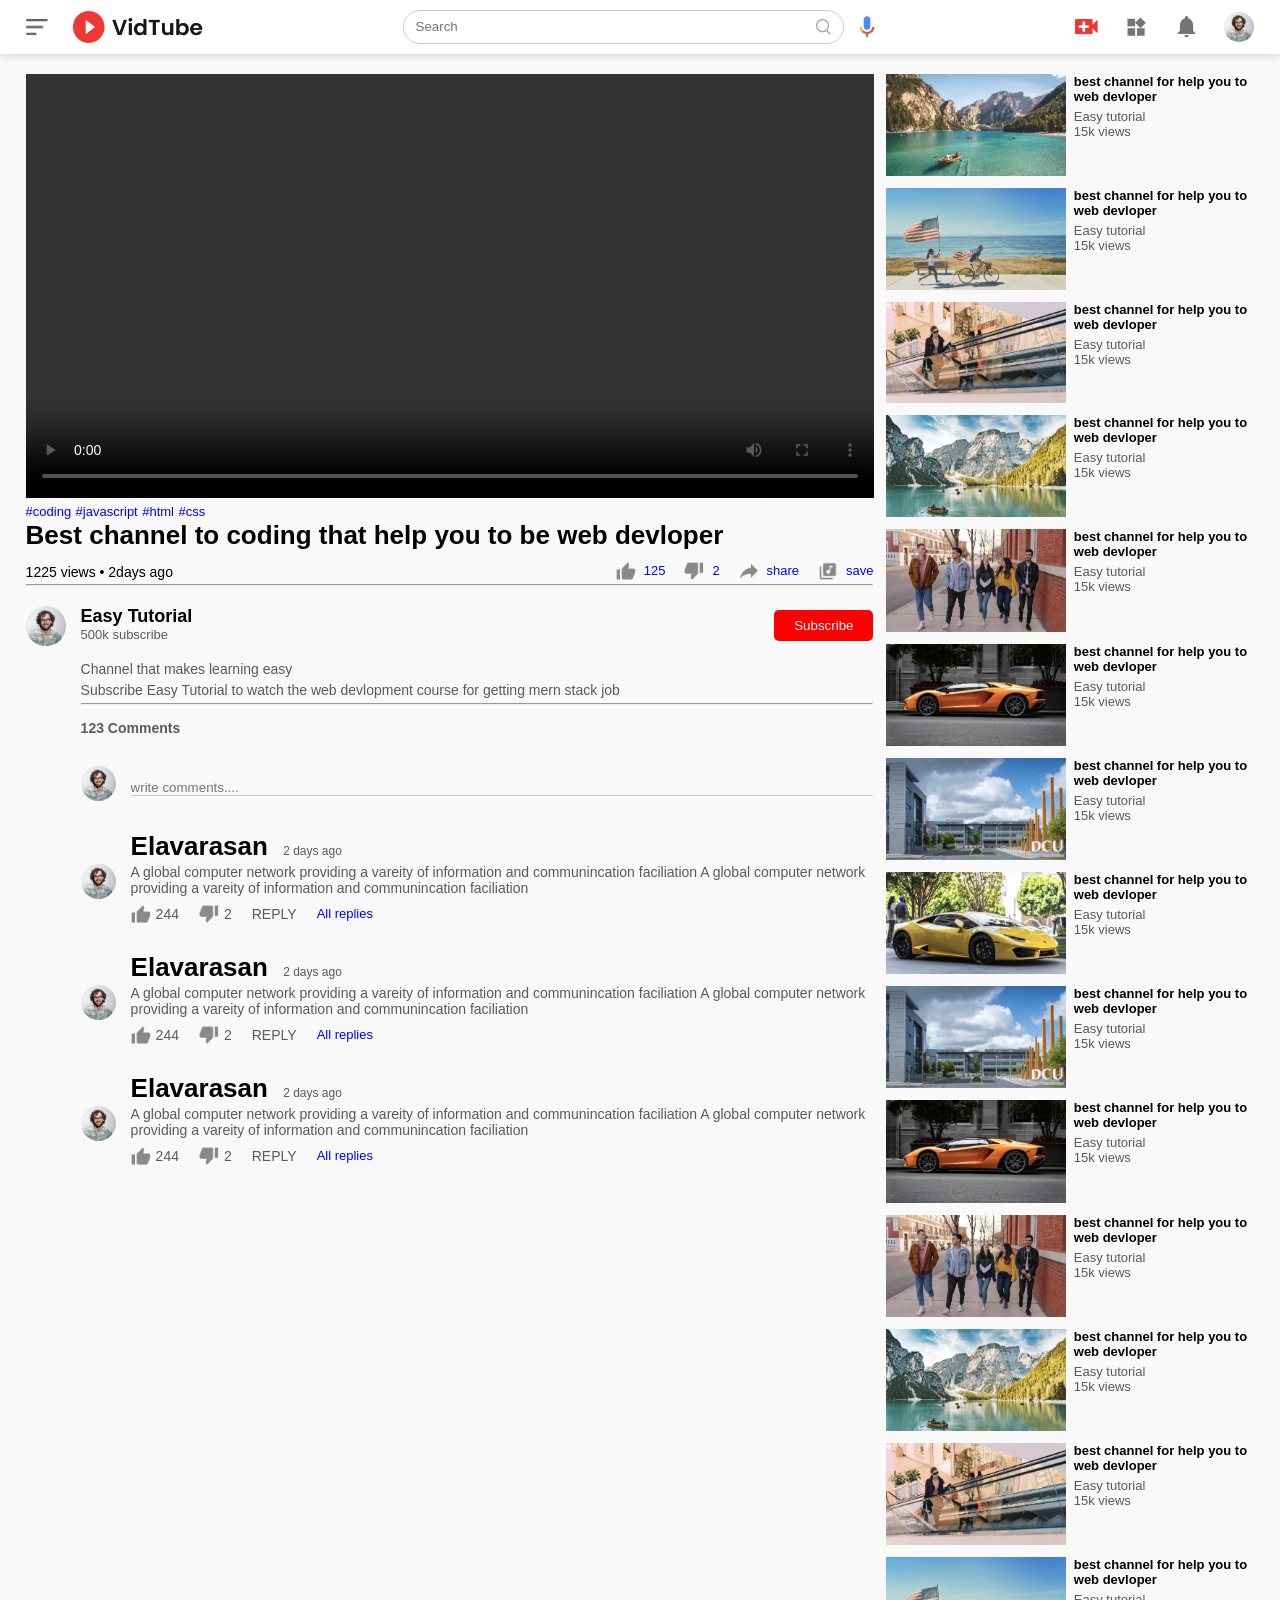
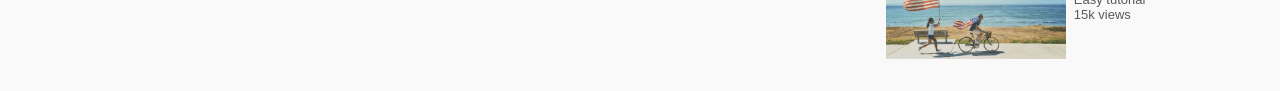
<file: playvideo.html>
<!DOCTYPE html>
<html lang="en">
<head>
    <meta charset="UTF-8">
    <meta http-equiv="X-UA-Compatible" content="IE=edge">
    <meta name="viewport" content="width=device-width, initial-scale=1.0">
    <title>Play video</title>
    <link rel="stylesheet" href="youtube.css">
</head>
<body>
    
    <nav class=flexdiv>

        <div class="navleft flexdiv">
            <img src="image/menu.png" alt="" class="menuicon">
            <img src="image/logo.png" alt="" class="logo">
        </div>

        <div class="navmiddle flexdiv">
                <div class="searchbox flexdiv">
                    <input type="search" placeholder="Search">
                    <img src="image/search.png" alt="">
                </div>
            <img src="image/voice-search.png" alt="" class="micicon">
        </div>

        <div class="navright flexdiv">
                <img src="image/upload.png" alt="">
                <img src="image/more.png" alt="">
                <img src="image/notification.png" alt="">
                <img class="usericon" src="image/Jack.png" alt="">
        </div>
    </nav>

    <div class="container playcontainer">

            <div class="row">

                <div class="playvideo">

                    <video src="image/video.mp4"  controls autoplay style="position: sticky;" class="vidmax">
                    </video>
                


                    <div class="tags">

                        <a href="">#coding</a>
                        <a href="">#javascript</a>
                        <a href="">#html</a>
                        <a href="">#css</a>


                        <h3>Best channel to coding that help you to be web devloper</h3>
                        
                        <div class="playvideoinfo">
                            <p>1225 views &bull; 2days ago</p>
                            <div>
                                <a href=""><img src="image/like.png" alt="">125</a>
                                <a href=""><img src="image/dislike.png" alt="">2</a>
                                <a href=""><img src="image/share.png" alt="">share</a>
                                <a href=""><img src="image/save.png" alt="">save</a>

                                
                            </div>
                        </div>

                        <hr>
                        <div class="publisher">
                            <img src="image/Jack.png" alt="">
                            <div>
                                <p>Easy Tutorial</p>
                                <span>500k subscribe</span>
                            </div>

                            <button>Subscribe</button>
                        </div>
                        <div class="viddescription">
                            <p>Channel that makes learning easy</p>
                            <p>Subscribe Easy Tutorial to watch the web devlopment course for getting mern stack job</p>
                            <hr>
                            <h4>123 Comments</h4>



                            <div class="addcomment">
                                <img src="image/Jack.png" alt="">
                                <input type="text" placeholder="write comments...." name="" id="">
                            </div>

                            <div class="oldcomment">
                                <img src="image/Jack.png" alt="">
                               <div>
                                   <h3>Elavarasan <span>2 days ago</span></h3>
                                    <p>A global computer network providing a vareity of information and 
                                        communincation faciliation
                                        A global computer network providing a vareity of information and 
                                        communincation faciliation
                                    </p>
                                    <div class="commentaction">
                                        <img src="image/like.png" alt="">
                                        <span>244</span>
                                        <img src="image/dislike.png" alt="">
                                        <span>2</span>
                                        <span>REPLY</span>
                                        <a href="">All replies</a>
                                    </div>
                               </div>

                            </div>


                            <div class="oldcomment">
                                <img src="image/Jack.png" alt="">
                               <div>
                                   <h3>Elavarasan <span>2 days ago</span></h3>
                                    <p>A global computer network providing a vareity of information and 
                                        communincation faciliation
                                        A global computer network providing a vareity of information and 
                                        communincation faciliation
                                    </p>
                                    <div class="commentaction">
                                        <img src="image/like.png" alt="">
                                        <span>244</span>
                                        <img src="image/dislike.png" alt="">
                                        <span>2</span>
                                        <span>REPLY</span>
                                        <a href="">All replies</a>
                                    </div>
                               </div>

                            </div>


                            <div class="oldcomment">
                                <img src="image/Jack.png" alt="">
                               <div>
                                   <h3>Elavarasan <span>2 days ago</span></h3>
                                    <p>A global computer network providing a vareity of information and 
                                        communincation faciliation
                                        A global computer network providing a vareity of information and 
                                        communincation faciliation
                                    </p>
                                    <div class="commentaction">
                                        <img src="image/like.png" alt="">
                                        <span>244</span>
                                        <img src="image/dislike.png" alt="">
                                        <span>2</span>
                                        <span>REPLY</span>
                                        <a href="">All replies</a>
                                    </div>
                               </div>

                            </div>
                        </div>
                    </div>
                
                
                </div>



                <div class="rightsidebar">

                        <div class="sidevideolist">

                            <a href="" class="smallthumb"><img src="image/thumbnail1.png" alt="" ></a>
                            <div class="vidinfo">
                                <a href="" >best channel for help you to web devloper</a>
                                <p>Easy tutorial</p>
                                <p>15k views</p>
                            </div>
                        </div>


                <div class="sidevideolist">

                            <a href="" class="smallthumb"><img src="image/thumbnail2.png" alt="" ></a>
                            <div class="vidinfo">
                                <a href="" >best channel for help you to web devloper</a>
                                <p>Easy tutorial</p>
                                <p>15k views</p>
                            </div>
                        </div>

                        <div class="sidevideolist">

                            <a href="" class="smallthumb"><img src="image/thumbnail3.png" alt="" ></a>
                            <div class="vidinfo">
                                <a href="" >best channel for help you to web devloper</a>
                                <p>Easy tutorial</p>
                                <p>15k views</p>
                            </div>
                        </div>

                        
                        <div class="sidevideolist">

                            <a href="" class="smallthumb"><img src="image/thumbnail4.png" alt="" ></a>
                            <div class="vidinfo">
                                <a href="" >best channel for help you to web devloper</a>
                                <p>Easy tutorial</p>
                                <p>15k views</p>
                            </div>
                        </div>

                        
                        <div class="sidevideolist">

                            <a href="" class="smallthumb"><img src="image/thumbnail5.png" alt="" ></a>
                            <div class="vidinfo">
                                <a href="" >best channel for help you to web devloper</a>
                                <p>Easy tutorial</p>
                                <p>15k views</p>
                            </div>
                        </div>

                        
                        <div class="sidevideolist">

                            <a href="" class="smallthumb"><img src="image/thumbnail6.png" alt="" ></a>
                            <div class="vidinfo">
                                <a href="" >best channel for help you to web devloper</a>
                                <p>Easy tutorial</p>
                                <p>15k views</p>
                            </div>
                        </div>

                        
                        <div class="sidevideolist">

                            <a href="" class="smallthumb"><img src="image/thumbnail7.png" alt="" ></a>
                            <div class="vidinfo">
                                <a href="" >best channel for help you to web devloper</a>
                                <p>Easy tutorial</p>
                                <p>15k views</p>
                            </div>
                        </div>

                        
                        <div class="sidevideolist">

                            <a href="" class="smallthumb"><img src="image/thumbnail8.png" alt="" ></a>
                            <div class="vidinfo">
                                <a href="" >best channel for help you to web devloper</a>
                                <p>Easy tutorial</p>
                                <p>15k views</p>
                            </div>
                        </div>

                        
                        <div class="sidevideolist">

                            <a href="" class="smallthumb"><img src="image/thumbnail7.png" alt="" ></a>
                            <div class="vidinfo">
                                <a href="" >best channel for help you to web devloper</a>
                                <p>Easy tutorial</p>
                                <p>15k views</p>
                            </div>
                        </div>

                        
                        <div class="sidevideolist">

                            <a href="" class="smallthumb"><img src="image/thumbnail6.png" alt="" ></a>
                            <div class="vidinfo">
                                <a href="" >best channel for help you to web devloper</a>
                                <p>Easy tutorial</p>
                                <p>15k views</p>
                            </div>
                        </div>

                        
                        <div class="sidevideolist">

                            <a href="" class="smallthumb"><img src="image/thumbnail5.png" alt="" ></a>
                            <div class="vidinfo">
                                <a href="" >best channel for help you to web devloper</a>
                                <p>Easy tutorial</p>
                                <p>15k views</p>
                            </div>
                        </div>

                        
                        <div class="sidevideolist">

                            <a href="" class="smallthumb"><img src="image/thumbnail4.png" alt="" ></a>
                            <div class="vidinfo">
                                <a href="" >best channel for help you to web devloper</a>
                                <p>Easy tutorial</p>
                                <p>15k views</p>
                            </div>
                        </div>

                        
                        <div class="sidevideolist">

                            <a href="" class="smallthumb"><img src="image/thumbnail3.png" alt="" ></a>
                            <div class="vidinfo">
                                <a href="" >best channel for help you to web devloper</a>
                                <p>Easy tutorial</p>
                                <p>15k views</p>
                            </div>
                        </div>

                        
                        <div class="sidevideolist">

                            <a href="" class="smallthumb"><img src="image/thumbnail2.png" alt="" ></a>
                            <div class="vidinfo">
                                <a href="" >best channel for help you to web devloper</a>
                                <p>Easy tutorial</p>
                                <p>15k views</p>
                            </div>
                        </div>

                        




                </div>
            </div>


    </div>
<script type="text/javascript" src="script.js"></script>
</body>
</html>
</file>
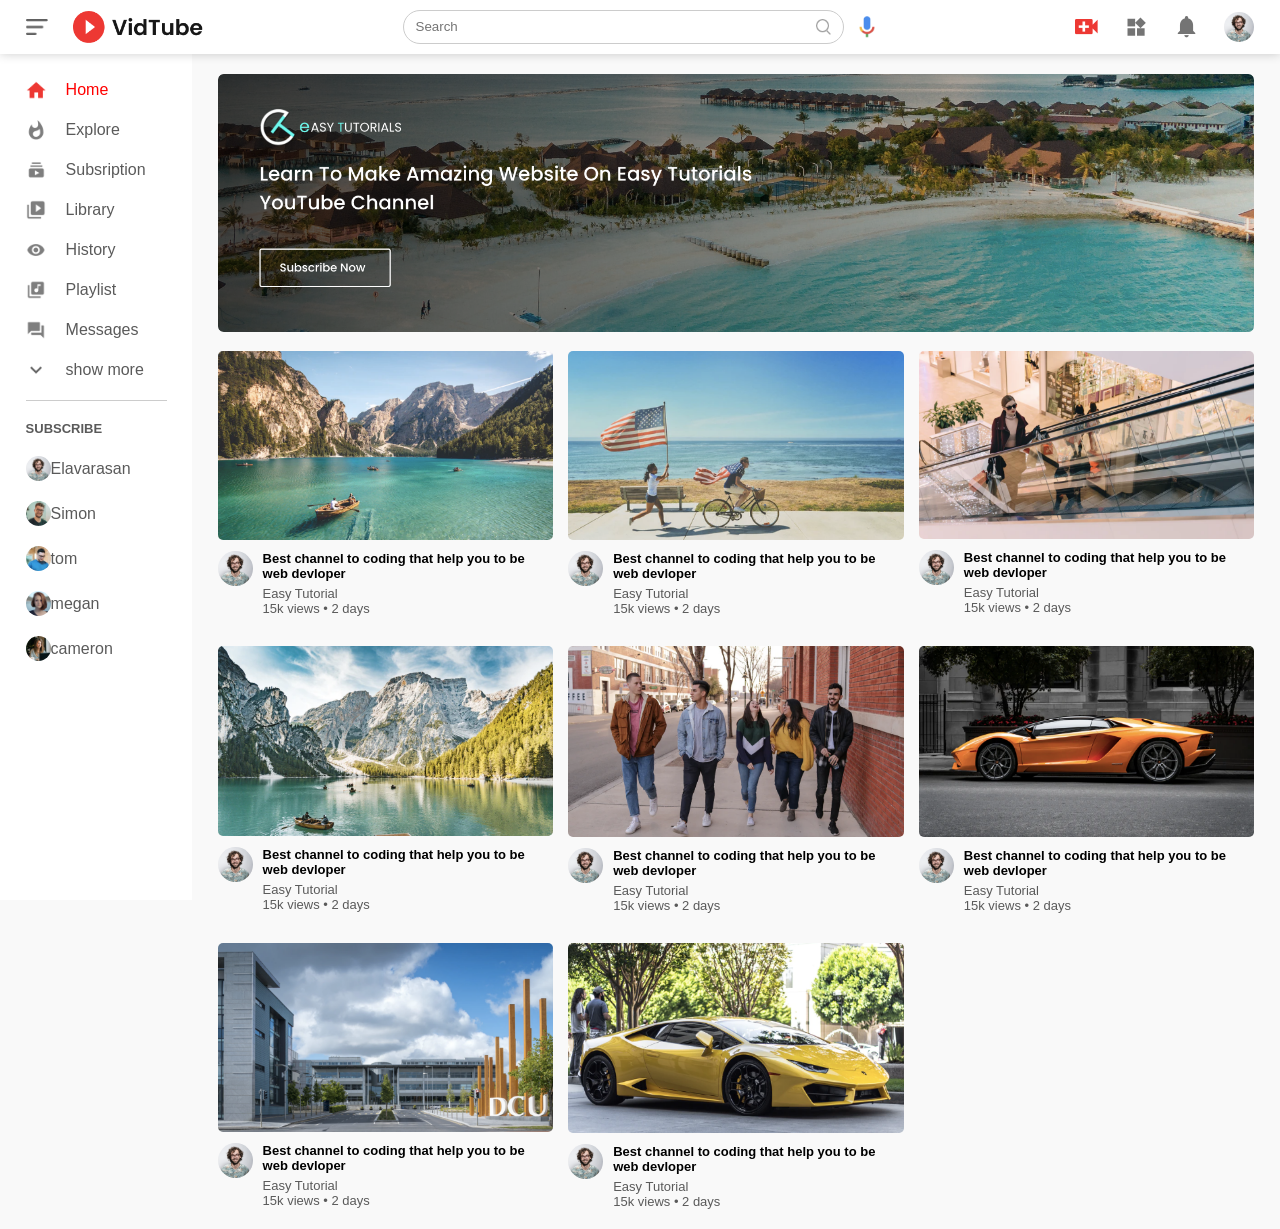
<file: youtube.html>
<!DOCTYPE html>
<html lang="en">
<head>
    <meta charset="UTF-8">
    <meta http-equiv="X-UA-Compatible" content="IE=edge">
    <meta name="viewport" content="width=device-width, initial-scale=1.0">
    <title>Youtube</title>
    <link rel="stylesheet" href="youtube.css">
</head>
<body >
    

    <nav class=flexdiv>

        <div class="navleft flexdiv">
            <img src="image/menu.png" alt="" class="menuicon">
            <img src="image/logo.png" alt="" class="logo">
        </div>

        <div class="navmiddle flexdiv">
                <div class="searchbox flexdiv">
                    <input type="search" placeholder="Search">
                    <img src="image/search.png" alt="">
                </div>
            <img src="image/voice-search.png" alt="" class="micicon">
        </div>

        <div class="navright flexdiv">
                <img src="image/upload.png" alt="">
                <img src="image/more.png" alt="">
                <img src="image/notification.png" alt="">
                <img class="usericon" src="image/Jack.png" alt="">
        </div>
    </nav>


    <!----------------------Sidebar------------------------------>


<div class="sidebar">
    <div class="shortcutlink">
        <a href=""><img src="image/home.png" alt=""><p>Home</p></a>
        <a href=""><img src="image/explore.png" alt=""><p>Explore</p></a>
        <a href=""><img src="image/subscriprion.png" alt=""><p>Subsription</p></a>
        <a href=""><img src="image/library.png" alt=""><p>Library</p></a>
        <a href=""><img src="image/history.png" alt=""><p>History</p></a>
        <a href=""><img src="image/playlist.png" alt=""><p>Playlist</p></a>
        <a href=""><img src="image/messages.png" alt=""><p>Messages</p></a>
        <a href=""><img src="image/show-more.png" alt=""><p>show more</p></a>
        
        <hr>
        
    </div>
    <div class="subscribelist">
        <h3>SUBSCRIBE</h3>
        <a href=""><img src="image/Jack.png" alt=""><p>Elavarasan</p></a>
        <a href=""><img src="image/simon.png" alt=""><p>Simon</p></a>
        <a href=""><img src="image/tom.png" alt=""><p> tom</p></a>
        <a href=""><img src="image/megan.png" alt=""><p>megan </p></a>
        <a href=""><img src="image/cameron.png" alt=""><p> cameron</p></a>
        
        
        
    </div>
</div>




<!-----------------------------main----------------------------------->


<div class="container">
    <div class="banner">
        <img src="image/banner.png" alt="">
    </div>


    <div class="listcontainer">
        <div class="vidlist">
            <a href="playvideo.html" > <img src="image/thumbnail1.png" class="thumbnail" alt=""> </a>
            <div class="flexdiv">
                <img src="image/Jack.png" alt="">
                <div class="vidinfo">
                    <a href="">Best channel to coding that help you to be web devloper</a>
                    <p>Easy Tutorial</p>
                    <p>15k views &bull; 2 days</p>
                </div>
            </div>
        </div>





            <div class="vidlist">
                <a href=""> <img src="image/thumbnail2.png" class="thumbnail" alt=""> </a>
                <div class="flexdiv">
                    <img src="image/Jack.png" alt="">
                    <div class="vidinfo">
                        <a href="">Best channel to coding that help you to be web devloper</a>
                        <p>Easy Tutorial</p>
                        <p>15k views &bull; 2 days</p>
                    </div>
                </div>
            </div>
        
    
    
    
    
    
       
            <div class="vidlist">
                <a href=""> <img src="image/thumbnail3.png" class="thumbnail" alt=""> </a>
                <div class="flexdiv">
                    <img src="image/Jack.png" alt="">
                    <div class="vidinfo">
                        <a href="">Best channel to coding that help you to be web devloper</a>
                        <p>Easy Tutorial</p>
                        <p>15k views &bull; 2 days</p>
                    </div>
                </div>
            </div>
        
    
    
    
    
    
        
            <div class="vidlist">
                <a href=""> <img src="image/thumbnail4.png" class="thumbnail" alt=""> </a>
                <div class="flexdiv">
                    <img src="image/Jack.png" alt="">
                    <div class="vidinfo">
                        <a href="">Best channel to coding that help you to be web devloper</a>
                        <p>Easy Tutorial</p>
                        <p>15k views &bull; 2 days</p>
                    </div>
                </div>
            </div>
       
    
    
    
    
    
    
    
        
            <div class="vidlist">
                <a href=""> <img src="image/thumbnail5.png" class="thumbnail" alt=""> </a>
                <div class="flexdiv">
                    <img src="image/Jack.png" alt="">
                    <div class="vidinfo">
                        <a href="">Best channel to coding that help you to be web devloper</a>
                        <p>Easy Tutorial</p>
                        <p>15k views &bull; 2 days</p>
                    </div>
                </div>
            </div>
        
    
    
    
    
        
            <div class="vidlist">
                <a href=""> <img src="image/thumbnail6.png" class="thumbnail" alt=""> </a>
                <div class="flexdiv">
                    <img src="image/Jack.png" alt="">
                    <div class="vidinfo">
                        <a href="">Best channel to coding that help you to be web devloper</a>
                        <p>Easy Tutorial</p>
                        <p>15k views &bull; 2 days</p>
                    </div>
                </div>
            </div>
        
    
    
    
    
        
            <div class="vidlist">
                <a href=""> <img src="image/thumbnail7.png" class="thumbnail" alt=""> </a>
                <div class="flexdiv">
                    <img src="image/Jack.png" alt="">
                    <div class="vidinfo">
                        <a href="">Best channel to coding that help you to be web devloper</a>
                        <p>Easy Tutorial</p>
                        <p>15k views &bull; 2 days</p>
                    </div>
                </div>
            </div>
        
    
    
        
            <div class="vidlist">
                <a href=""> <img src="image/thumbnail8.png" class="thumbnail" alt=""> </a>
                <div class="flexdiv">
                    <img src="image/Jack.png" alt="">
                    <div class="vidinfo">
                        <a href="">Best channel to coding that help you to be web devloper</a>
                        <p>Easy Tutorial</p>
                        <p>15k views &bull; 2 days</p>
                    </div>
                </div>
            </div>
        
    





    </div>



    

    


</div>





<script type="text/javascript" src="script.js"></script>

</body>
</html>
</file>
<file: youtube.css>
*{
    margin: 0;
    padding: 0;
    font-family: 'poppins', sans-serif;
    box-sizing: border-box;
}
a{
    text-decoration: none;
    color: #5a5a5a;
}
img{
    cursor: pointer;
}
.flexdiv{
    display: flex;
    align-items: center;
}
nav{
    padding: 10px 2%;
    justify-content: space-between;
    box-shadow: 0 0 10px rgba(0,0,0,0.2);
    background: #fff;
    position: sticky;
    top:0;
    z-index: 10000;
}
.navright img{
    width: 25px;
    margin-right: 25px;
    
}

.navright .usericon{
    width: 30px;
    border-radius: 50%  ;
    margin-right: 0;
}

.navleft .menuicon{
    width: 22px;
    margin-right: 25px;

}

.navleft .logo{
    width: 130px;
}

.navmiddle .micicon{
    width: 16px;

}
.searchbox{
    border: 1px solid #ccc;
    margin-right: 15px;
    padding: 8px 12px;
    border-radius: 25px;
}
.searchbox input{
    width: 400px;
    outline: 0;
    border: 0;
    background: transparent;
}

.searchbox img{
    width: 15px;
}




/*------- -----------------------------sidebar-----------------*/


.sidebar{
    background: white;
    width: 15%;
    height: 100vh;
    position: fixed;
    top: 0;
    padding-left: 2%;
    padding-top: 80px;

}

.shortcutlink a img{

    width: 20px;
    margin-right: 20px;

}
.shortcutlink a{
    display: flex;
    align-items: center;
    margin-bottom:20px ;
    width: fit-content;
    flex-wrap: wrap;
}
.shortcutlink a:first-child{
    color: red;
}

.sidebar hr{
    border: 0;
    height: 1px;
    background: #ccc;
    width: 85%;
}

.subscribelist h3{
    font-size: 13px;
    margin: 20px 0;
    color: #5a5a5a;
}

.subscribelist a{
    display: flex;
    align-items: center;
    margin-bottom: 20px;
    width: fit-content;
    flex-wrap: wrap;
}

.subscribelist a img{
    width: 25px;
    border-radius: 50%;
}

.smallsidebar{
    width: 5%;

}

.smallsidebar a p{
    display: none;
}

.smallsidebar h3{
    display: none;
}

.smallsidebar hr{
    width: 50%;
    margin-bottom: 25px;
}
/*-----------------------------main----------------------------*/


.container{

background: #f9f9f9;
padding-left:17% ;
padding-right: 2%;
padding-top: 20px;
padding-bottom:20px ;

}

.largecontainer{
    padding-left: 7%;
}

.container .banner{
    width: 100%;

}
.container .banner img{
    width: 100%;

}

.listcontainer{
    display: grid;
    grid-template-columns: repeat(auto-fit, minmax(250px, 1fr));
    grid-column-gap:15px ;
    grid-row-gap: 30px;
    margin-top: 15px;
}

.vidlist .thumbnail{

    width: 100%;
    border-radius: 5px;


}

.vidlist .flexdiv{
    align-items: flex-start;
    margin-top: 7px;
}


.vidlist .flexdiv img{
    width: 35px;
    margin-right: 10px;
    border-radius: 50%;
}

.vidinfo{
    color: #5a5a5a;
    font-size: 13px;

}
.vidinfo a{
    color: black;
    font-weight: 600;
    display: block;
    margin-bottom: 5px;
}

@media (max-width:900px){
    .menuicon{
        display: none;

    }
    .sidebar{
        display: none;

    }
    .container, .largecontainer{
        padding-left: 5%;
        padding-right: 5%;


    }
    .navright img{
        display: none;
    }
    .navright .usericon{
        display: block;
        width: 30px;
        margin-right: 26px;
    }
    .navmiddle .searchbox input{
            width: 30%;
    }
    .navmiddle .micicon{
        display: none;
    }
    .logo{
        width: 80px;
    }

    
}





/*--------------play video---------------------------*/


.playcontainer{
    padding-left:2%;
}

.row{
    display: flex;
    justify-content: space-between;
    flex-wrap: wrap;
}

.playvideo{
    flex-basis: 69%;
    
}

.rightsidebar{
    flex-basis: 30%;
}
.playvideo video{
    width: 100% ;
}

.sidevideolist
{
    display: flex;
    justify-content: space-between;
    margin-bottom: 8px;
}

.sidevideolist img{
    width: 100%;
}
.sidevideolist .smallthumb{
    flex-basis: 49%;
}
.sidevideolist .vidinfo{
    flex-basis: 49%;
}

.playvideo .tags a{
    color:blue;
    font-size: 13px;

}
.playvideo .tags h3{
    font-size: 26px;
}

.playvideoinfo {
    display: flex;
    align-items: center;
    justify-content: space-between;
    flex-wrap: wrap;
    margin-top: 10px;
    font-size: 14px;
    color: black;
}

.playvideoinfo a img{
    width: 20px;
    margin-right: 8px;
}

.playvideoinfo a{
    display: inline-flex;
    align-items: center;
    margin-left: 15px;
}
.playvideoinfo hr{
    border: 0;
    height: 1px;
    background: #ccc;
    margin: 10px 0;
}
.publisher{
    display: flex;
    align-items: center;
    margin-top: 20px;
}
.publisher div{
    flex:1;
    line-height: 18px;
}

.publisher img{
    width: 40px;
    border-radius: 50%;
    margin-right: 15px;

}
.publisher div p{
    color: black;
    font-weight: 600;
    font-size: 18px;
}

.publisher div span{
    font-size: 13px;
    color: #5a5a5a;

}
.publisher button
{
    background: red;
    color: #fff;
    padding: 8px 20px;
    border: none;
    outline: none;
    cursor: pointer;
    border-radius: 5px;
}

.viddescription{
    padding-left: 55px;
    margin: 15px 0;
}
.viddescription p{
    font-size: 14px;
    margin-bottom: 5px;
    color: #5a5a5a;
}

.viddescription h4{
    font-size: 14px;
    color: #5a5a5a;
    margin-top: 15px;
}
.addcomment{
    display: flex;
    align-items: center;
    margin: 30px 0;
}
.addcomment img{
    width: 35px;
    border-radius: 50%;
    margin-right: 15px
}
.addcomment input{
    border: 0;
    outline: none;
    border-bottom: 1px solid #ccc;
    width: 100%;
    padding-top: 10px;
    background: transparent;
}

.oldcomment{
    display: flex;
    align-items: center;
    margin: 20px 0;

}
.oldcomment img{
    width: 35px;
    border-radius:50% ;
    margin-right: 15px;
}
.oldcomment h3{
    font-size: 13px;
    margin-bottom: 2px;
}
.oldcomment h3 span{
    font-size: 12px;
    color: #5a5a5a;
    font-weight: 500;
    margin-left: 8px;
}
.commentaction{
    display: flex;
    align-items: center;
    margin:8px 0;
    font-size: 14px;
    color: #5a5a5a;
}

.commentaction img{
    border-radius: 0;
    width: 20px;
    margin-right: 5px;
}
.commentaction span{
    margin-right: 20px;
    color: #5a5a5a;
}
.commentaction a{
    color: #5a5a5a;
}
</file>
